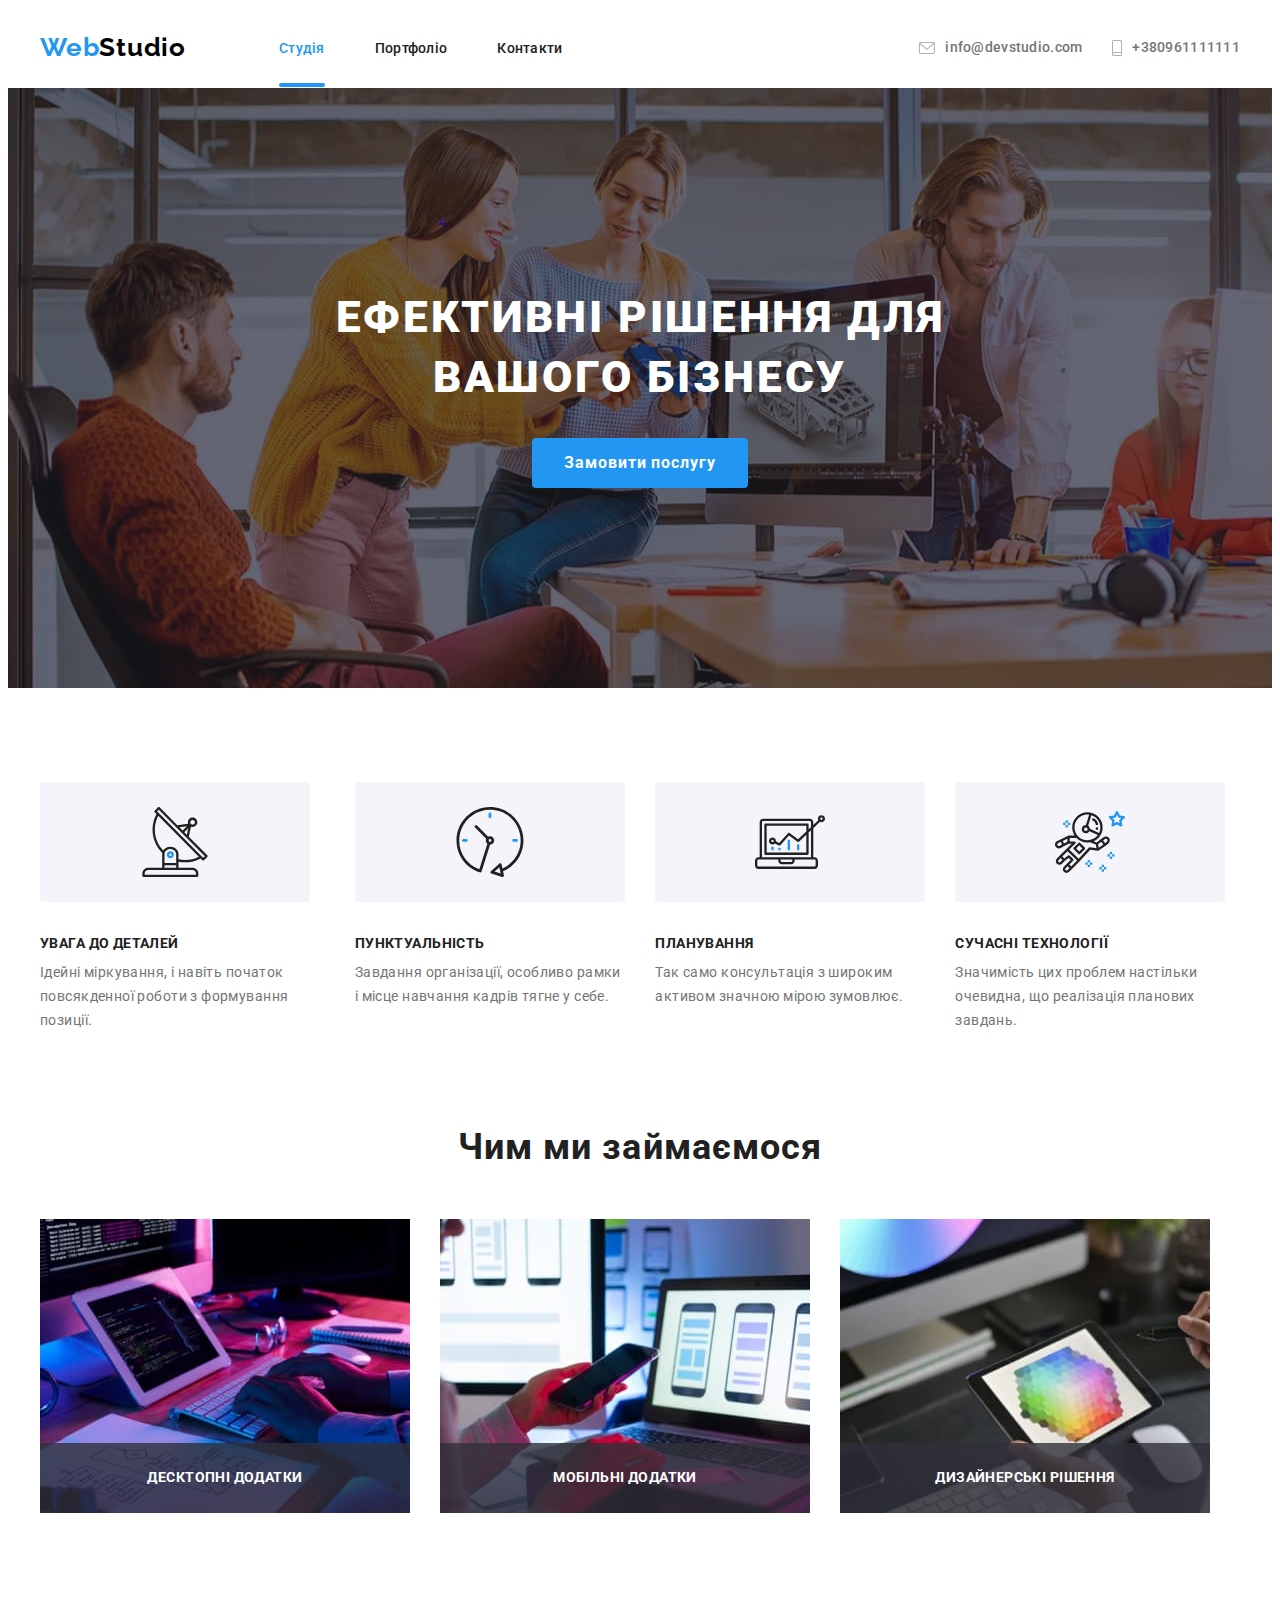
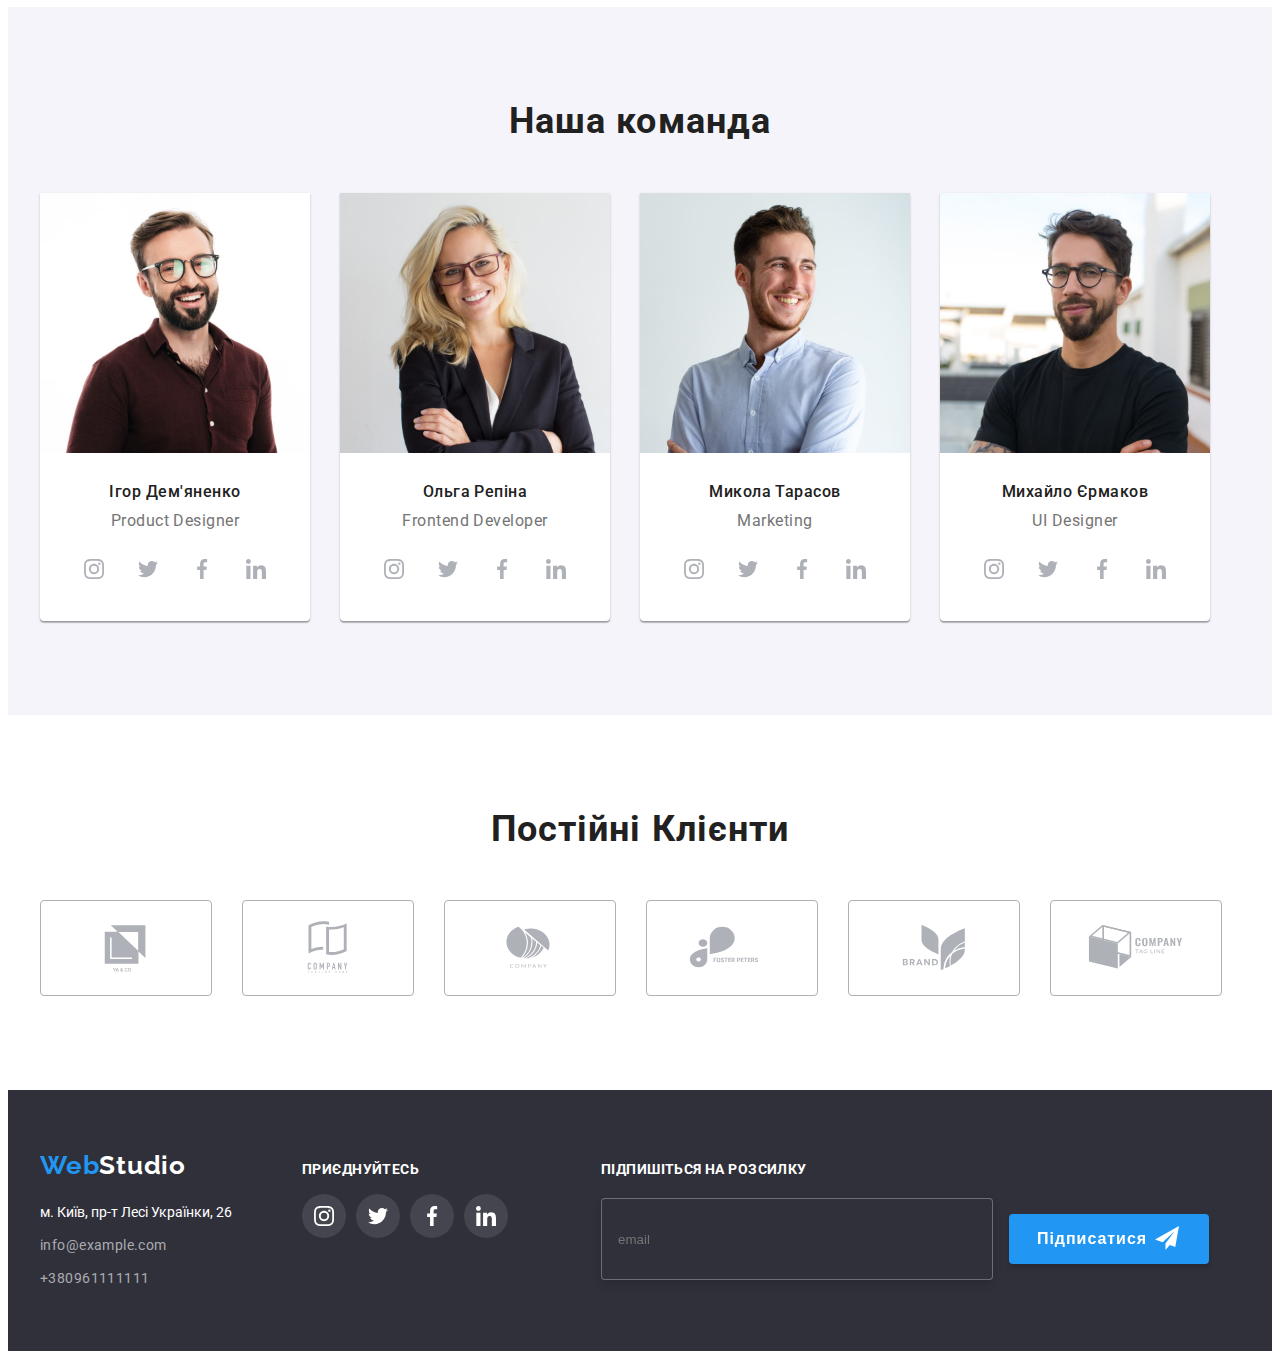
<file: index.html>
<!DOCTYPE html>
<html lang="en">
  <head>
    <meta charset="UTF-8" />
    <meta http-equiv="X-UA-Compatible" content="IE=edge" />
    <meta name="viewport" content="width=device-width, initial-scale=1.0" />
    <title>Studio</title>
    <link
      href="https://fonts.googleapis.com/css2?family=Raleway:wght@700&family=Roboto:wght@400;500;700;900&display=swap"
      rel="stylesheet"
    />
    <link
      rel="stylesheet"
      href="https://cdnjs.cloudflare.com/ajax/libs/modern-normalize/1.1.0/modern-normalize.min.css"
      integrity="sha512-wpPYUAdjBVSE4KJnH1VR1HeZfpl1ub8YT/NKx4PuQ5NmX2tKuGu6U/JRp5y+Y8XG2tV+wKQpNHVUX03MfMFn9Q=="
      crossorigin="anonymous"
      referrerpolicy="no-referrer"
    />
    <link rel="stylesheet" href="./css/styles.css" />
  </head>

  <body>
    <!-- Шапка сайта -->
    <header class="page-header">
      <div class="container header-nav">
        <nav class="main-nav">
          <a href="./index.html" class="header-logo">
            <span class="accent-logo">Web</span>Studio
          </a>
          <ul class="site-nav list">
            <li class="item"><a href="index.html" class="link current">Студія</a></li>
            <li class="item"><a href="portfolio.html" class="link">Портфоліо</a></li>
            <li class="item"><a href="" class="link">Контакти</a></li>
          </ul>
        </nav>

        <ul class="contacts-nav list">
          <li class="item">
            <a href="mailto:info@devstudio.com" class="link">
              <svg class="header-icon" width="16" height="12">
                <use href="./images/icons.svg#icon-headerletter"></use>
              </svg>
              info@devstudio.com
            </a>
          </li>
          <li class="item">
            <a href="tel:+380961111111" class="link">
              <svg class="header-icon" width="10" height="16">
                <use href="./images/icons.svg#icon-headersmartphone"></use>
              </svg>
              +380961111111
            </a>
          </li>
        </ul>
      </div>
    </header>

    <main>
      <!-- Герой -->
      <section class="hero hero-image">
        <div class="container">
          <h1 class="hero-title">Ефективні рішення для вашого бізнесу</h1>

          <button data-modal-open type="button" class="button">Замовити послугу</button>
        </div>
      </section>

      <div class="backdrop is-hidden" data-modal>
        <form>
          <div class="modal">
            <button data-modal-close type="button" class="modal-close-button">
              <svg class="button-close-icon" width="11" height="11">
                <use href="./images/icons.svg#icon-close-cross"></use>
              </svg>
            </button>

            <p class="modal-title">Залиште свої дані, ми вам передзвонимо</p>

            <div class="js-speaker-form">
              <ul class="personal-info">
                <li class="personal-info-item">
                  <label class="label" for="name">Ім'я</label>
                  <input class="modal-input" type="text" name="name" id="name" />
                  <svg class="name-input-icon">
                    <use href="./images/icons.svg#icon-input-name"></use>
                  </svg>
                </li>

                <li class="personal-info-item">
                  <label class="label" for="tel">Телефон</label>
                  <input class="modal-input" type="tel" name="tel" id="tel" />
                  <svg class="tel-input-icon">
                    <use href="./images/icons.svg#icon-input-tel"></use>
                  </svg>
                </li>

                <li class="personal-info-item">
                  <label class="label" for="mail">Пошта</label>
                  <input class="modal-input" type="email" name="mail" id="mail" />
                  <svg class="mail-input-icon">
                    <use href="./images/icons.svg#icon-input-mail"></use>
                  </svg>
                </li>
              </ul>
            </div>

            <div class="modal-textarea">
              <label class="label" for="comment">Коментар</label>
              <textarea
                class="textarea"
                name="comment"
                id="comment"
                cols="30"
                rows="10"
                placeholder="Введіть текст"
              ></textarea>
            </div>

            <div class="checkbox-box">
              <label class="checkbox-label">
                <input class="checkbox" type="checkbox" name="checkbox" />
                <svg class="checkbox-icon">
                  <use href="./images/icons.svg#icon-checkbox"></use>
                </svg>
                <span class="policy">
                  Погоджуюся з розсилкою та приймаю
                  <span class="policy-link"><a href="">Умови договору</a></span>
                </span>
              </label>
            </div>

            <div class="modal-submit-button">
              <button type="submit" class="button-form">Відправити</button>
            </div>
          </div>
        </form>
      </div>

      <section class="section features">
        <h2 class="section-title visually-hidden">Наші переваги</h2>

        <div class="container">
          <ul class="feature-list list">
            <li class="item attention">
              <h3 class="title">Увага до деталей</h3>
              <p class="text">
                Ідейні міркування, і навіть початок повсякденної роботи з формування позиції.
              </p>
            </li>
            <li class="item punctuality">
              <h3 class="title">Пунктуальність</h3>
              <p class="text">
                Завдання організації, особливо рамки і місце навчання кадрів тягне у себе.
              </p>
            </li>
            <li class="item planning">
              <h3 class="title">Планування</h3>
              <p class="text">Так само консультація з широким активом значною мірою зумовлює.</p>
            </li>
            <li class="item technologies">
              <h3 class="title">Сучасні технології</h3>
              <p class="text">
                Значимість цих проблем настільки очевидна, що реалізація планових завдань.
              </p>
            </li>
          </ul>
        </div>
      </section>

      <section class="section">
        <div class="container">
          <h2 class="section-title">Чим ми займаємося</h2>
          <ul class="work-list list">
            <li class="item information">
              <div class="work-information">
                <p class="work-description">Десктопні додатки</p>
              </div>
              <img
                src="./images/computer.jpg"
                alt="Человек работает за стационарным компьютером"
                class="work-list-computer"
                width="370"
              />
            </li>
            <li class="item information">
              <div class="work-information">
                <p class="work-description">Мобільні додатки</p>
              </div>
              <img
                src="./images/laptop.jpg"
                alt="Человек работает за ноутбуком"
                class="work-list-notebook"
                width="370"
              />
            </li>
            <li class="item information">
              <div class="work-information">
                <p class="work-description">Дизайнерські рішення</p>
              </div>
              <img
                src="./images/tablet.jpg"
                alt="Человек работает за планшетом"
                class="work-list-tablet"
                width="370"
              />
            </li>
          </ul>
        </div>
      </section>

      <section class="section team">
        <div class="container">
          <h2 class="section-title">Наша команда</h2>
          <ul class="staff-list list">
            <li class="item staff-item">
              <img
                src="./images/product-designer.jpg"
                alt="Сотрудник Игорь Демьяненко"
                width="270"
              />
              <div class="staff-info">
                <h3 class="staff-name">Ігор Дем'яненко</h3>
                <p class="text">Product Designer</p>
                <ul class="social-links">
                  <li class="social-item">
                    <a href="" class="container-social-link">
                      <svg class="social-icon">
                        <use href="./images/icons.svg#icon-instagram"></use>
                      </svg>
                    </a>
                  </li>
                  <li class="social-item">
                    <a href="" class="container-social-link">
                      <svg class="social-icon">
                        <use href="./images/icons.svg#icon-twitter"></use>
                      </svg>
                    </a>
                  </li>
                  <li class="social-item">
                    <a href="" class="container-social-link">
                      <svg class="social-icon">
                        <use href="./images/icons.svg#icon-facebook"></use>
                      </svg>
                    </a>
                  </li>
                  <li class="social-item">
                    <a href="" class="container-social-link">
                      <svg class="social-icon">
                        <use href="./images/icons.svg#icon-linkedin"></use>
                      </svg>
                    </a>
                  </li>
                </ul>
              </div>
            </li>
            <li class="item staff-item">
              <img src="./images/frontend-developer.jpg" alt="Сотрудник Ольга Репина" width="270" />
              <div class="staff-info">
                <h3 class="staff-name">Ольга Репіна</h3>
                <p class="text">Frontend Developer</p>
                <ul class="social-links">
                  <li class="social-item">
                    <a href="" class="container-social-link">
                      <svg class="social-icon">
                        <use href="./images/icons.svg#icon-instagram"></use>
                      </svg>
                    </a>
                  </li>
                  <li class="social-item">
                    <a href="" class="container-social-link">
                      <svg class="social-icon">
                        <use href="./images/icons.svg#icon-twitter"></use>
                      </svg>
                    </a>
                  </li>
                  <li class="social-item">
                    <a href="" class="container-social-link">
                      <svg class="social-icon">
                        <use href="./images/icons.svg#icon-facebook"></use>
                      </svg>
                    </a>
                  </li>
                  <li class="social-item">
                    <a href="" class="container-social-link">
                      <svg class="social-icon">
                        <use href="./images/icons.svg#icon-linkedin"></use>
                      </svg>
                    </a>
                  </li>
                </ul>
              </div>
            </li>
            <li class="item staff-item">
              <img
                src="./images/marketing-specialist.jpg"
                alt="Сотрудник Николай Тарасов"
                width="270"
              />
              <div class="staff-info">
                <h3 class="staff-name">Микола Тарасов</h3>
                <p class="text">Marketing</p>
                <ul class="social-links">
                  <li class="social-item">
                    <a href="" class="container-social-link">
                      <svg class="social-icon">
                        <use href="./images/icons.svg#icon-instagram"></use>
                      </svg>
                    </a>
                  </li>
                  <li class="social-item">
                    <a href="" class="container-social-link">
                      <svg class="social-icon">
                        <use href="./images/icons.svg#icon-twitter"></use>
                      </svg>
                    </a>
                  </li>
                  <li class="social-item">
                    <a href="" class="container-social-link">
                      <svg class="social-icon">
                        <use href="./images/icons.svg#icon-facebook"></use>
                      </svg>
                    </a>
                  </li>
                  <li class="social-item">
                    <a href="" class="container-social-link">
                      <svg class="social-icon">
                        <use href="./images/icons.svg#icon-linkedin"></use>
                      </svg>
                    </a>
                  </li>
                </ul>
              </div>
            </li>
            <li class="item staff-item">
              <img src="./images/ui-designer.jpg" alt="Сотрудник Михаил Ермаков" width="270" />
              <div class="staff-info">
                <h3 class="staff-name">Михайло Єрмаков</h3>
                <p class="text">UI Designer</p>
                <ul class="social-links">
                  <li class="social-item">
                    <a href="" class="container-social-link">
                      <svg class="social-icon">
                        <use href="./images/icons.svg#icon-instagram"></use>
                      </svg>
                    </a>
                  </li>
                  <li class="social-item">
                    <a href="" class="container-social-link">
                      <svg class="social-icon">
                        <use href="./images/icons.svg#icon-twitter"></use>
                      </svg>
                    </a>
                  </li>
                  <li class="social-item">
                    <a href="" class="container-social-link">
                      <svg class="social-icon">
                        <use href="./images/icons.svg#icon-facebook"></use>
                      </svg>
                    </a>
                  </li>
                  <li class="social-item">
                    <a href="" class="container-social-link">
                      <svg class="social-icon">
                        <use href="./images/icons.svg#icon-linkedin"></use>
                      </svg>
                    </a>
                  </li>
                </ul>
              </div>
            </li>
          </ul>
        </div>
      </section>

      <section class="section">
        <div class="container">
          <h2 class="section-title">Постійні Клієнти</h2>

          <ul class="clients list">
            <li class="clients-item">
              <a href="" class="clients-link">
                <svg class="clients-icon">
                  <use href="./images/icons.svg#icon-client-one"></use>
                </svg>
              </a>
            </li>

            <li class="clients-item">
              <a href="" class="clients-link">
                <svg class="clients-icon">
                  <use href="./images/icons.svg#icon-client-two"></use>
                </svg>
              </a>
            </li>

            <li class="clients-item">
              <a href="" class="clients-link">
                <svg class="clients-icon">
                  <use href="./images/icons.svg#icon-client-three"></use>
                </svg>
              </a>
            </li>

            <li class="clients-item">
              <a href="" class="clients-link">
                <svg class="clients-icon">
                  <use href="./images/icons.svg#icon-client-four"></use>
                </svg>
              </a>
            </li>

            <li class="clients-item">
              <a href="" class="clients-link">
                <svg class="clients-icon">
                  <use href="./images/icons.svg#icon-client-five"></use>
                </svg>
              </a>
            </li>

            <li class="clients-item">
              <a href="" class="clients-link">
                <svg class="clients-icon">
                  <use href="./images/icons.svg#icon-client-six"></use>
                </svg>
              </a>
            </li>
          </ul>
        </div>
      </section>
    </main>

    <footer class="page-footer">
      <div class="container footer-container">
        <div class="main-footer-info">
          <a href="./index.html" class="footer-logo">
            <span class="accent-logo">Web</span>Studio
          </a>
          <address class="address">
            <ul class="footer-nav list">
              <li class="map">
                <a
                  href="https://www.google.com/maps/place/%D0%B1%D1%83%D0%BB.+%D0%9B%D0%B5%D1%81%D0%B8+%D0%A3%D0%BA%D1%80%D0%B0%D0%B8%D0%BD%D0%BA%D0%B8,+26,+%D0%9A%D0%B8%D0%B5%D0%B2,+02000/@50.4265807,30.5383858,17z/data=!3m1!4b1!4m5!3m4!1s0x40d4cf0e033ecbe9:0x57a4dffefec77da0!8m2!3d50.4265807!4d30.5383858"
                  target="_blank"
                  rel="noopener noreferrer"
                  class="map-link"
                  >м. Київ, пр-т Лесі Українки, 26</a
                >
              </li>
              <li class="email">
                <a href="mailto:info@example.com" class="email-link">info@example.com</a>
              </li>
              <li class="phone">
                <a href="tel:+380961111111" class="phone-link">+380961111111</a>
              </li>
            </ul>
          </address>
        </div>
        <div class="link-footer-info">
          <p class="join">Приєднуйтесь</p>
          <ul class="social-links">
            <li class="footer-social-item">
              <a href="" class="container-social-link">
                <svg class="footer-social-icon">
                  <use href="./images/icons.svg#icon-instagram"></use>
                </svg>
              </a>
            </li>
            <li class="footer-social-item">
              <a href="" class="container-social-link">
                <svg class="footer-social-icon">
                  <use href="./images/icons.svg#icon-twitter"></use>
                </svg>
              </a>
            </li>
            <li class="footer-social-item">
              <a href="" class="container-social-link">
                <svg class="footer-social-icon">
                  <use href="./images/icons.svg#icon-facebook"></use>
                </svg>
              </a>
            </li>
            <li class="footer-social-item">
              <a href="" class="container-social-link">
                <svg class="footer-social-icon">
                  <use href="./images/icons.svg#icon-linkedin"></use>
                </svg>
              </a>
            </li>
          </ul>
        </div>

        <div class="footer-subscribe">
          <p class="footer-subscribe-title">Підпишіться на розсилку</p>
          <div class="footer-subscribe-box">
            <form class="footer-subscribe-form">
              <input type="text" name="email" class="input-area" placeholder="email" />
              <button type="submit" class="footer-button">
                <span class="footer-button-title">Підписатися</span>
                <svg class="experiment">
                  <use href="./images/icons.svg#icon-icon-send"></use>
                </svg>
              </button>
            </form>
          </div>
        </div>
      </div>
    </footer>

    <script src="./js/modal.js"></script>
  </body>
</html>
</file>
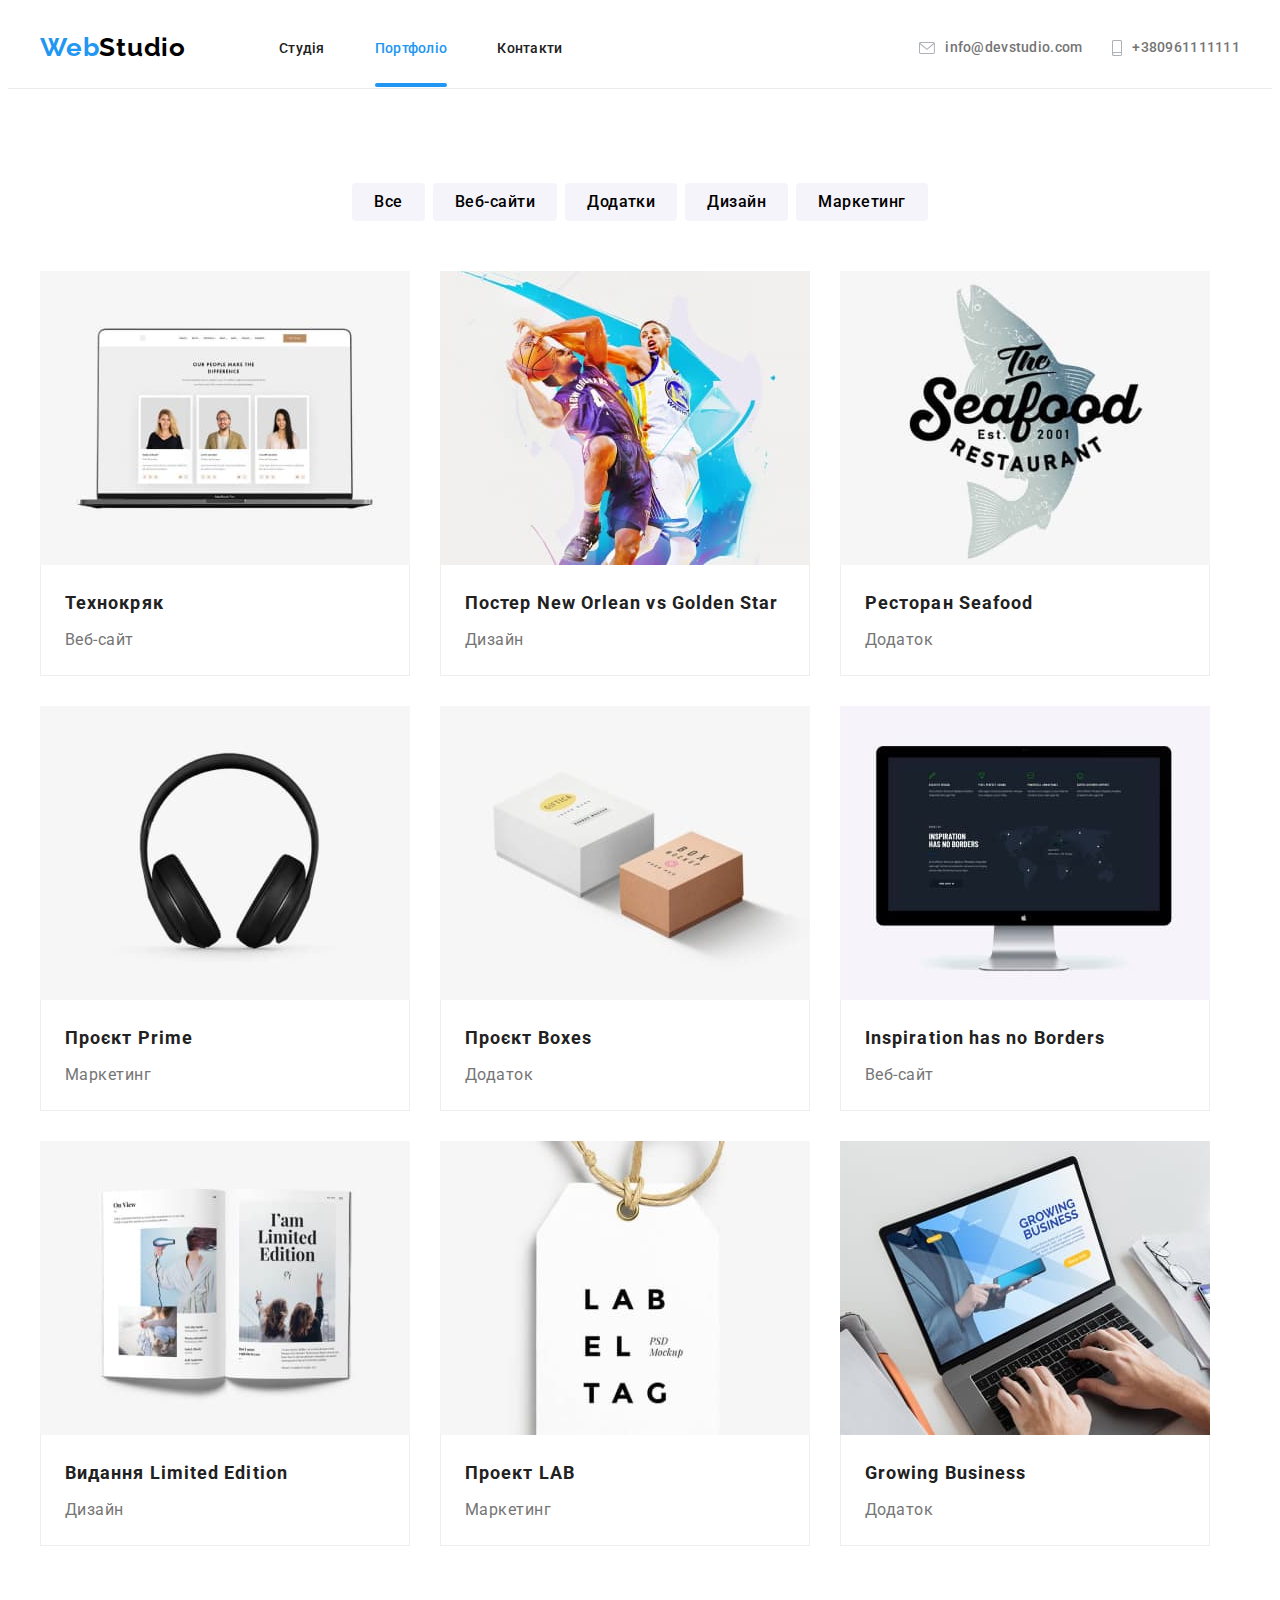
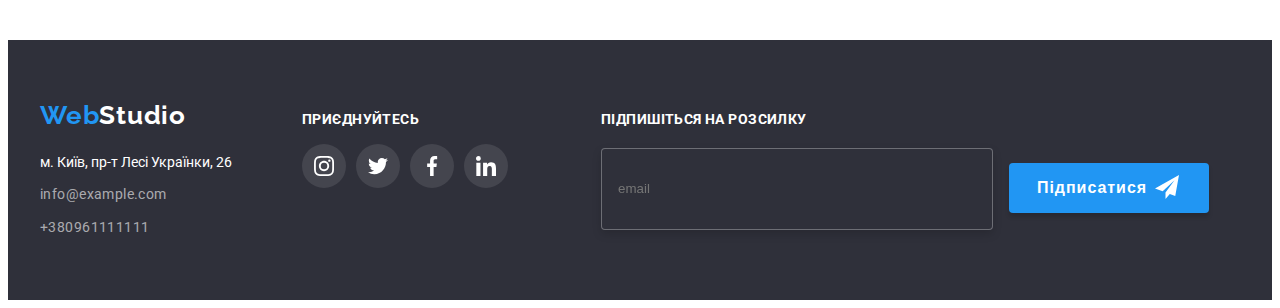
<file: portfolio.html>
<!DOCTYPE html>
<html lang="en">
  <head>
    <meta charset="UTF-8" />
    <meta http-equiv="X-UA-Compatible" content="IE=edge" />
    <meta name="viewport" content="width=device-width, initial-scale=1.0" />
    <title>Portfolio</title>
    <link
      href="https://fonts.googleapis.com/css2?family=Raleway:wght@700&family=Roboto:wght@400;500;700;900&display=swap"
      rel="stylesheet"
    />
    <link
      rel="stylesheet"
      href="https://cdnjs.cloudflare.com/ajax/libs/modern-normalize/1.1.0/modern-normalize.min.css"
      integrity="sha512-wpPYUAdjBVSE4KJnH1VR1HeZfpl1ub8YT/NKx4PuQ5NmX2tKuGu6U/JRp5y+Y8XG2tV+wKQpNHVUX03MfMFn9Q=="
      crossorigin="anonymous"
      referrerpolicy="no-referrer"
    />
    <link rel="stylesheet" href="./css/styles.css" />
  </head>
  <body>
    <!--Тут у нас Хедер-->
    <!-- Шапка сайта -->
    <header class="page-header portfolio">
      <div class="container header-nav">
        <nav class="main-nav">
          <a href="./index.html" class="header-logo">
            <span class="accent-logo">Web</span>Studio
          </a>
          <ul class="site-nav list">
            <li class="item"><a href="index.html" class="link">Студія</a></li>
            <li class="item"><a href="portfolio.html" class="link current">Портфоліо
            </a></li>
            <li class="item"><a href="" class="link">Контакти</a></li>
          </ul>
          
        </nav>

        <ul class="contacts-nav list">
          <li class="item">
            <a href="mailto:info@devstudio.com" class="link">
              <svg class="header-icon" width="16" height="12">
                <use href="./images/icons.svg#icon-headerletter"></use>
              </svg>
              info@devstudio.com
            </a>
          </li>
          <li class="item">
            <a href="tel:+380961111111" class="link">
              <svg class="header-icon" width="10" height="16">
                <use href="./images/icons.svg#icon-headersmartphone"></use>
              </svg>
              +380961111111
            </a>
          </li>
        </ul>
      </div>
      
    </header>

    <!--Основное, уникальное содержание-->

    <main>
      <!-- Заголовка в макете нет, но он подразумевается.
        в HTML обозначим, а в css уберем позже, чтобы 
        на готовом сайте не отображался пользователю.
    -->

      <section class="section">
        <div class="container">
          <!--<h1 class="portfolio">Портфоліо</h1>-->

          <!--Секция с портфолио-->

          <!--Список фильтров-->

          <ul class="filter-list list">
            <li class="item">
              <div class="filter-item">
                <button type="button" class="button-filter">Все</button>
              </div>
            </li>

            <li class="item">
              <div class="filter-item">
                <button type="button" class="button-filter">Веб-сайти</button>
              </div>
            </li>

            <li class="item">
              <div class="filter-item">
                <button type="button" class="button-filter">Додатки</button>
              </div>
            </li>

            <li class="item">
              <div class="filter-item">
                <button type="button" class="button-filter">Дизайн</button>
              </div>
            </li>

            <li class="item">
              <div class="filter-item">
                <button type="button" class="button-filter">Маркетинг</button>
              </div>
            </li>
          </ul>

          <!--Список с примерами работ в портфолио-->

          <ul class="project-list list">
            <li class="item project">
               <a href="" class="project-item">
                <div class="project-actions-box">
                <div class="media-content-package">
                  <p class="project-actions-text">Ресурс пропонує комплексні пропозиції з різним рівнем функціоналу та сервісів. Все це дозволить відвідувачу отримати вичерпні відомості про компанію чи приватну особу.</p>

                <img
                  src="./images/first-image.jpg"
                  alt="ноутбук с изображениями на экране"
                  width="370"
                />
                
                </div>
                
                <div class="project-info">
                  <h2 class="project-title">Технокряк</h2>
                  <p class="project-text">Веб-сайт</p>
                </div>
              </div>
               </a>
              
              
          </li>

            <li class="item project">
              <a href="" class="project-item">
              <div class="project-actions-box">
                <div class="media-content-package">
                  <p class="project-actions-text">Ресурс пропонує комплексні пропозиції з різним рівнем функціоналу та сервісів. Все це дозволить відвідувачу отримати вичерпні відомості про компанію чи приватну особу.</p>

                  <img src="./images/second-image.jpg" alt="баскетбол" width="370" />

              </div>

                <div class="project-info">
                  <h2 class="project-title">Постер New Orlean vs Golden Star</h2>
                  <p class="project-text">Дизайн</p>
                </div>
                </div>
              </a>
              
            </li>

            <li class="item project">
              <a href="" class="project-item">
              <div class="project-actions-box">
                <div class="media-content-package">
                  <p class="project-actions-text">Ресурс пропонує комплексні пропозиції з різним рівнем функціоналу та сервісів. Все це дозволить відвідувачу отримати вичерпні відомості про компанію чи приватну особу.</p>

                <img src="./images/third-image.jpg" alt="логотив ресторана" width="370" />

              </div>

                <div class="project-info">
                  <h2 class="project-title">Ресторан Seafood</h2>
                  <p class="project-text">Додаток</p>
                </div>
                </div>
              </a>
              
            </li>

            <li class="item project">
              <a href="" class="project-item">
              <div class="project-actions-box">
                <div class="media-content-package">
                  <p class="project-actions-text">Ресурс пропонує комплексні пропозиції з різним рівнем функціоналу та сервісів. Все це дозволить відвідувачу отримати вичерпні відомості про компанію чи приватну особу.</p>
                <img src="./images/fourth-image.jpg" alt="наушники" width="370" />
              </div>
                <div class="project-info">
                  <h2 class="project-title">Проєкт Prime</h2>
                  <p class="project-text">Маркетинг</p>
                </div>
                </div>
              </a>
            </li>

            <li class="item project">
              <a href="" class="project-item">
              <div class="project-actions-box">
                <div class="media-content-package">
                  <p class="project-actions-text">Ресурс пропонує комплексні пропозиції з різним рівнем функціоналу та сервісів. Все це дозволить відвідувачу отримати вичерпні відомості про компанію чи приватну особу.</p>
                <img src="./images/fifth-image.jpg" alt="две коробки" width="370" />
              </div> 
                <div class="project-info">
                  <h2 class="project-title">Проєкт Boxes</h2>
                  <p class="project-text">Додаток</p>
                </div>
                </div>
              </a>
            </li>

            <li class="item project">
              <a href="" class="project-item">
              <div class="project-actions-box">
                <div class="media-content-package">
                  <p class="project-actions-text">Ресурс пропонує комплексні пропозиції з різним рівнем функціоналу та сервісів. Все це дозволить відвідувачу отримати вичерпні відомості про компанію чи приватну особу.</p>
                <img src="./images/sixth-image.jpg" alt="экран компьютера" width="370" />
              </div>
                <div class="project-info">
                  <h2 class="project-title">Inspiration has no Borders</h2>
                  <p class="project-text">Веб-сайт</p>
                </div>
                </div>
              </a>
            </li>

            <li class="item project">
              <a href="" class="project-item">
              <div class="project-actions-box">
                <div class="media-content-package">
                  <p class="project-actions-text">Ресурс пропонує комплексні пропозиції з різним рівнем функціоналу та сервісів. Все це дозволить відвідувачу отримати вичерпні відомості про компанію чи приватну особу.</p>
                <img
                  src="./images/seventh-image.jpg"
                  alt="раскрытый журнал с изображениями и текстом"
                  width="370"
                />
              </div>
                <div class="project-info">
                  <h2 class="project-title">Видання Limited Edition</h2>
                  <p class="project-text">Дизайн</p>
                </div>
                </div>
              </a>
            </li>

            <li class="item project">
              <a href="" class="project-item">

              <div class="project-actions-box">
                <div class="media-content-package">
                  <p class="project-actions-text">Ресурс пропонує комплексні пропозиції з різним рівнем функціоналу та сервісів. Все це дозволить відвідувачу отримати вичерпні відомості про компанію чи приватну особу.</p>
                <img
                  src="./images/eighth-image.jpg"
                  alt="логотип в виде бирки с названием проекта"
                  width="370"
                />
              </div>
                <div class="project-info">
                  <h2 class="project-title">Проект LAB</h2>
                  <p class="project-text">Маркетинг</p>
                </div>
                </div>
              </a>
            </li>

            <li class="item project">
              <a href="" class="project-item">
                
              <div class="project-actions-box">
                <div class="media-content-package">
                  <p class="project-actions-text">Ресурс пропонує комплексні пропозиції з різним рівнем функціоналу та сервісів. Все це дозволить відвідувачу отримати вичерпні відомості про компанію чи приватну особу.</p>
                  <img
                  src="./images/ninth-image.jpg"
                  alt="работа за ноутбуком крупным планом"
                  width="370"
                  />
                </div>
                  <div class="project-info">
                  <h2 class="project-title">Growing Business</h2>
                  <p class="project-text">Додаток</p>
                  </div>
              </div>
              </a>
            </li>
          </ul>
        </div>
      </section>
    </main>

    <!--Футер-->

    <footer class="page-footer">
      <div class="container footer-container">
        <div class="main-footer-info">
          <a href="./index.html" class="footer-logo">
            <span class="accent-logo">Web</span>Studio
          </a>
          <address class="address">
            <ul class="footer-nav list">
              <li class="map">
                <a
                  href="https://www.google.com/maps/place/%D0%B1%D1%83%D0%BB.+%D0%9B%D0%B5%D1%81%D0%B8+%D0%A3%D0%BA%D1%80%D0%B0%D0%B8%D0%BD%D0%BA%D0%B8,+26,+%D0%9A%D0%B8%D0%B5%D0%B2,+02000/@50.4265807,30.5383858,17z/data=!3m1!4b1!4m5!3m4!1s0x40d4cf0e033ecbe9:0x57a4dffefec77da0!8m2!3d50.4265807!4d30.5383858"
                  target="_blank"
                  rel="noopener noreferrer"
                  class="map-link"
                  >м. Київ, пр-т Лесі Українки, 26</a
                >
              </li>
              <li class="email">
                <a href="mailto:info@example.com" class="email-link">info@example.com</a>
              </li>
              <li class="phone">
                <a href="tel:+380961111111" class="phone-link">+380961111111</a>
              </li>
            </ul>
          </address>
        </div>
        <div class="link-footer-info">
          <p class="join">Приєднуйтесь</p>
          <ul class="social-links">
            <li class="footer-social-item">
              <a href="" class="container-social-link">
                <svg class="footer-social-icon">
                  <use href="./images/icons.svg#icon-instagram"></use>
                </svg>
              </a>
            </li>
            <li class="footer-social-item">
              <a href="" class="container-social-link">
                <svg class="footer-social-icon">
                  <use href="./images/icons.svg#icon-twitter"></use>
                </svg>
              </a>
            </li>
            <li class="footer-social-item">
              <a href="" class="container-social-link">
                <svg class="footer-social-icon">
                  <use href="./images/icons.svg#icon-facebook"></use>
                </svg>
              </a>
            </li>
            <li class="footer-social-item">
              <a href="" class="container-social-link">
                <svg class="footer-social-icon">
                  <use href="./images/icons.svg#icon-linkedin"></use>
                </svg>
              </a>
            </li>
          </ul>
        </div>
        <div class="footer-subscribe">
          <p class="footer-subscribe-title">Підпишіться на розсилку</p>
          <div class="footer-subscribe-box">
            <form class="footer-subscribe-form">
              <input type="text" name="email" class="input-area" placeholder="email" />
              <button type="submit" class="footer-button">
                <span class="footer-button-title">Підписатися</span>
                <svg class="experiment">
                  <use href="./images/icons.svg#icon-icon-send"></use>
                </svg>
              </button>
            </form>
          </div>
        </div>
      </div>
    </footer>
  </body>
</html>
</file>
<file: css/styles.css>
/* Цвет основного текста #212121 */

/* Цвет второстепенного текста  #757575; */

/* шрифт лого Raleway. цвета лого #2196F3 и #000000 */

/* акцент #2196F3 */


:root {
    --primary-text-color: #757575;
    --title-text-color: #212121;
    --accent-color: #2196F3;
    --primary-bg-color: #ffffff;
    --secondary-bg-color: #2F303A;
    --white-text: #ffffff;
    --button-filters-bg: #F5F4FA;
    --footer-contacts-color: rgba(255, 255, 255, 0.6);
    --hero-background-color: #C4C4C4;
    --footer-social-bg: rgba(255, 255, 255, 0.1);
    --icon-gray-color: #AFB1B8;


}

body {
    font-family: Roboto, sans-serif;
    background-color: var(--primary-bg-color);
    color: var(--primary-text-color);
}

body p {
    color: var(--primary-text-color);
}


.list {
    padding: 0;
    margin: 0;
    list-style: none;
}


h1, h2, h3, h4, h5, h6, p {
    margin: 0;
    padding: 0;
}

.header {
    background-color: var(--primary-bg-color);
   
    
    
}


img {
    display: block;
}



.container {
    /* position: relative; */
    width: 1200px;
    margin-left: auto;
    margin-right: auto;
    padding-left: 15px;
    padding-right: 15px;
   
    /* outline: 3px solid tomato; */
}

.header-nav {
    display: flex;
    align-items: center;
}

/* Logo */

.header-logo {
    padding-top: 24px;
    padding-bottom: 25px;

    
    color: #000;
    font-family: 'Raleway';
    font-weight: 700;
    font-size: 26px;
    line-height: 1.19;
        
    letter-spacing: 0.03em;
    /* margin-top: 24px; */
    margin-right: 93px;
    /* margin-left: 215px; */
  
}
.accent-logo {
    color: var(--accent-color);
}

.page-header a {
    text-decoration: none;
    background-color: var(--primary-bg-color);
}

.page-header.portfolio {
    border-bottom: 1px solid #ECECEC;
    
    
}


/* .page-header.portfolio .header-nav {
    position: relative;
} */

.current-pointer {
    position: absolute;
    bottom: 0;
    width: 78px;
    height: 4px;
    border-radius: 4px;
    background-color: var(--accent-color);
}










/* Site nav */

.main-nav {
    display: flex;
    align-items: center;
}

.contacts-nav {
    display: flex;
    margin-left: auto;
}


.site-nav {
    display: flex;
    
}



.site-nav .item + .item {
    margin-left: 50px;
}

.site-nav .link {
    padding-top: 31px;
    padding-bottom: 31px;
    color: var(--title-text-color);
    font-weight: 500;
    font-size: 14px;
    line-height: 1.14;
    letter-spacing: 0.02em;
    
    transition: color 250ms cubic-bezier(0.4, 0, 0.2, 1);

}
.site-nav .link:hover,
.site-nav .link:focus {
    color: var(--accent-color);
}

.site-nav .link.current {
    color: var(--accent-color);

}

.page-header .link.current {
    color: var(--accent-color);
}

.site-nav li,
.contacts-nav li {
    list-style: none;


}

.link.current {
    position: relative;
    
    
}

.link.current::after {
    position: absolute;
    display: block;
    width: 100%;
    height: 4px;
    border-radius: 4px;
    display: flex;
    bottom: 0;
    
    


    background-color: var(--accent-color);
    content: "";
    bottom: 0;
    right: 0;
    


}






/* Contacts nav */



.header-icon {
    margin-right: 10px;
    fill: var(--icon-gray-color);
}

.contacts-nav {
    
    
}



.contacts-nav .item + .item {
    margin-left: 30px;
}


.contacts-nav .link {
    display: flex;
    align-items: center;
    
    font-weight: 500;
    font-size: 14px;
    line-height: 1.14;
    letter-spacing: 0.02em;
    color: var(--primary-text-color);

    transition: color 250ms cubic-bezier(0.4, 0, 0.2, 1);

}

.contacts-nav .link:hover,
.contacts-nav .link:focus {
    color: var(--accent-color);
}



.contacts-nav .link:hover .header-icon, 
.contacts-nav .link:focus .header-icon {
    fill: var(--accent-color);
}

/* Hero */

.visually-hidden {
    position: absolute;
    white-space: nowrap;
    width: 1px;
    height: 1px;
    overflow: hidden;
    border: 0;
    padding: 0;
    clip: rect(0 0 0 0);
    clip-path: inset(50%);
    margin: -1px;

}

.hero {
    /* background-color: var(--secondary-bg-color); */
    text-align: center;
    /* margin-bottom: 94px; */
    padding-top: 200px;
    padding-bottom: 200px;
    
    
}

.hero-title {
    margin-top: 0;
    margin-bottom: 30px;
    margin-left: auto;
    margin-right: auto;

    color: var(--white-text);
    font-weight: 900;
    font-size: 44px;
    line-height: 1.36;
        
    letter-spacing: 0.06em;
    text-transform: uppercase;
    /* padding-top: 200px; */
    max-width: 696px;
    
    
    


   
}

.hero.hero-image {
    background-color: var(--hero-background-color);

    background-image: linear-gradient(to right, rgba(47, 48, 58, 0.4), rgba(47, 48, 58, 0.4)), url('../images/herojpeg.jpg');
    background-repeat: no-repeat;
    background-size: cover;
    max-width: 1600px;
    margin: 0 auto;
}

.title {
    margin-bottom: 10px;
}

.text {
    margin: 0;
}



/* Button */

.button {
    
    border: none;
    display: inline-block;
    border-radius: 4px;
    padding: 10px 32px;
    cursor: pointer;
    color: var(--white-text);
    background-color: var(--accent-color);
    font-family: inherit;
    font-weight: 700;
    font-size: 16px;
    line-height: 1.87;
    
    letter-spacing: 0.06em;
    min-width: 216px;
    text-align: center;
    
    
    
   
}


.button-filter {
    cursor: pointer;
    background-color: var(--button-filters-bg);
    font-family: inherit;
    font-weight: 500;
    font-size: 16px;
    line-height: 1.62;
        
    text-align: center;
    letter-spacing: 0.03em;
    border: 0;
    border-radius: 4px;
    padding: 6px 22px;

    transition: color 250ms cubic-bezier(0.4, 0, 0.2, 1), background-color 250ms cubic-bezier(0.4, 0, 0.2, 1);
}

.button-filter:hover,
.button-filter:focus {
    box-shadow: 0px 3px 1px rgba(0, 0, 0, 0.1), 0px 1px 2px rgba(0, 0, 0, 0.08), 0px 2px 2px rgba(0, 0, 0, 0.12);
    background-color: var(--accent-color);
    color: var(--white-text);
    
}

.portfolio {
    color: var(--title-text-color);
}

/* Section */

.section-title {
    color: var(--title-text-color);
    font-weight: 700;
    font-size: 36px;
    line-height: 1.16;
   
    letter-spacing: 0.03em;
    margin-top: 0;
    margin-bottom: 50px;
    text-align: center;
}

.section {
    padding-top: 94px;
    padding-bottom: 94px;
}

.section.team {
    margin-bottom: 0;
}


 

/* Features */

.feature-list .title {
    margin-bottom: 10px;
    margin-top: 0;
    color: var(--title-text-color);
    font-weight: 700;
    font-size: 14px;
    line-height: 1.14;
    letter-spacing: 0.03em;
    text-transform: uppercase;
}





.feature-list .text {
    
    font-size: 14px;
    line-height: 1.71;
       
    letter-spacing: 0.03em;
}

.feature-list li {
    list-style: none;
}

.feature-list .item + .item {
    margin-left: 30px;
}

.section.features {
    padding-bottom: 0;
}


.feature-list .item.attention::before {
    display: inline-flex;
    content: '';
    background-repeat: no-repeat;
    background-size: 70px 70px;
    background-position: center;
    width: 270px;
    height: 120px;
    border-radius: 4px;
    
    background-color: var(--button-filters-bg);
    background-image: url('../images/antenna.svg');
    
}

.feature-list .item.punctuality::before {
    display: inline-flex;
    content: '';
    background-repeat: no-repeat;
    background-size: 70px 70px;
    background-position: center;
    width: 270px;
    height: 120px;
    border-radius: 4px;

    background-color: var(--button-filters-bg);
    background-image: url('../images/clock.svg');

}

.feature-list .item.planning::before {
    display: inline-flex;
    content: '';
    background-repeat: no-repeat;
    background-size: 70px 70px;
    background-position: center;
    width: 270px;
    height: 120px;
    border-radius: 4px;

    background-color: var(--button-filters-bg);
    background-image: url('../images/diagram.svg');

}

.feature-list .item.technologies::before {
    display: inline-flex;
    content: '';
    background-repeat: no-repeat;
    background-size: 70px 70px;
    background-position: center;
    width: 270px;
    height: 120px;
    border-radius: 4px;

    background-color: var(--button-filters-bg);
    background-image: url('../images/astronaut.svg');

}

.feature-list .title {
    margin-top: 30px;
}








/* Work List */

.work-information {
    position: absolute;
    bottom: 0;
    display: flex;
    width: 370px;
    height: 70px;
    background-color: rgba(47, 48, 58, 0.8);
    justify-content: center;
    align-items: center;
}

.item.information {
    position: relative;
    z-index: -1;
}


.work-description {
    font-style: normal;
    font-weight: 700;
    font-size: 14px;
    line-height: 1.14;
    letter-spacing: 0.03em;
    text-transform: uppercase;
    color: var(--white-text);
    

}

.work-list li {
    list-style: none;
}

.feature-list {
    display: flex;
    
}

.work-list {
    display: flex;
    
}

.work-list .item + .item {
    margin-left: 30px;
}




/* Staff List */

.team {
    background-color: var(--button-filters-bg);
    padding-bottom: 94px;
    padding-top: 94px;
}

.staff-list li {
    list-style: none;
}

.staff-name {
    color: var(--title-text-color);
    font-weight: 500;
    font-size: 16px;
    line-height: 1.18;
        
    letter-spacing: 0.03em;
    margin-bottom: 10px; 
    /* margin-top: 30px;  */
}

.staff-list .text {
    font-size: 16px;
    line-height: 1.18;
        
    letter-spacing: 0.03em;

    margin-bottom: 16px;
}

.staff-list {
    display: flex;
}

.staff-list .item + .item {
    margin-left: 30px;
}

.staff-item {
    background-color: var(--primary-bg-color);
    width: 270px;
    /* height: 368px; */
    box-shadow: 0px 1px 3px rgba(0, 0, 0, 0.12), 0px 1px 1px rgba(0, 0, 0, 0.14), 0px 2px 1px rgba(0, 0, 0, 0.2);
    border-radius: 0px 0px 4px 4px;
    text-align: center;
}

.staff-item .text {
    /* padding-bottom: 30px; */
}

.staff-info {
    padding-top: 30px;
    padding-bottom: 30px;

}

.social-links {
    display: flex;
    justify-content: center;
    list-style: none;
    padding: 0;
    
}
.social-icon {
    width: 20px;
    height: 20px;
    fill: var(--icon-gray-color);

    


}

.social-links .social-item {
    width: 44px;
    height: 44px;
    /* background-color: var(--white-text); */
    border-radius: 50%;
    
}

.social-links .social-item + .social-item {
    margin-left: 10px;
}



    


.container-social-link:hover .social-icon,
.container-social-link:focus .social-icon {
    fill: #ffffff;
} 

.social-item .container-social-link:hover,
.social-item .container-social-link:focus
{
    background-color: var(--accent-color);
    
}









/* .footer-social-item:focus .container-social-link {

    background-color: var(--accent-color);

     */
   





.clients.list {
    display: flex;
}

.clients-link {
    display: flex;
    
    justify-content: center;
    align-items: center;


    width: 170px;
    height: 94px;
    border: 1px solid var(--icon-gray-color);
    border-radius: 4px;
    color: var(--icon-gray-color);

    transition: color 250ms cubic-bezier(0.4, 0, 0.2, 1);


}

.clients-icon {

    width: 106px;
    height: 60px;
    fill: currentColor;
    
}

.clients-item:hover .clients-link {
    border-color: var(--accent-color);
    color: var(--accent-color);
}


.clients-link:focus {
        border-color: var(--accent-color);
            color: var(--accent-color);
}


.clients-item + .clients-item {
    margin-left: 30px;
}








/* Footer */



.link-footer-info {
    padding-top: 12px;
    margin-left: 70px;
   
    
    
}

.join {
    font-style: normal;
    font-weight: 700;
    font-size: 14px;
    line-height: 1.14;
    letter-spacing: 0.03em;
    text-transform: uppercase;

    color: var(--white-text);
}

/* .social-links .footer-social-item {
    display: flex;
    
    
    

} */

.container-social-link {
    display: flex;
    justify-content: center;
    align-items: center;
    width: 44px;
    height: 44px;
    background-color: var(--footer-social-bg);
    border-radius: 50%;
    color: var(--white-text);

    transition: background-color 250ms cubic-bezier(0.4, 0, 0.2, 1);transition: 250ms cubic-bezier(0.4, 0, 0.2, 1);


    

    
     
}

.footer-social-item:hover .container-social-link
 {

    background-color: var(--accent-color);
}

.footer-social-item .container-social-link:focus {
    background-color: var(--accent-color);
}


.footer-social-icon {
    
    width: 20px;
    height: 20px;
    fill: currentColor;

    transition: background-color 250ms cubic-bezier(0.4, 0, 0.2, 1);
    
    

    
    
}



.email .email-link:focus,
.email .email-link:hover {
    color: var(--accent-color);
}

.phone .phone-link:focus, 
.phone .phone-link:hover {
    color: var(--accent-color);
}




.page-footer .footer-container {
    display: flex;
}


.social-links .footer-social-item + .footer-social-item {
    margin-left: 10px;
}


.footer-logo {
    display: inline-block;
    color: var(--white-text);
    font-family: 'Raleway';
    font-weight: 700;
    font-size: 26px;
    line-height: 1.19;
       
    letter-spacing: 0.03em;
    margin-bottom: 20px;
    
}

.page-footer {
    background-color: var(--secondary-bg-color);
    padding-top: 60px;
    padding-bottom: 60px;
    
}


.page-footer a {
    text-decoration: none;

}




.map-link {
    color: var(--white-text)

    
}


.map .map-link {
    transition: color 250ms cubic-bezier(0.4, 0, 0.2, 1);
}


.map-link:hover,
.map-link:focus {
    color: var(--accent-color);
}
.map {
    font-size: 14px;
    line-height: 1.71;
}

.map,
.email {
    margin-bottom: 9px;
}


.email .email-link,
.phone .phone-link {
    color: var(--footer-contacts-color);
    font-weight: 400;
    font-size: 14px;
    line-height: 1.71;
       
    letter-spacing: 0.03em;

    transition: color 250ms cubic-bezier(0.4, 0, 0.2, 1);


}






.footer-nav .map {
    /* display: inline-block; */
    /* color: var(--white-text); */
    margin-bottom: 9px;
}

.footer-nav .phone,
.footer-nav .email {
    /* display: inline-block; */
    /* color: var(--footer-contacts-color); */
    font-size: 14px;
    line-height: 1.71;
   
}

.footer-nav .email {
    margin-bottom: 9px;
   
   
}













.filter-list li {
    list-style: none;

}

.filter-list {
    justify-content: center;
    display: flex;
   
    margin-bottom: 50px;

}

.filter-list .item + .item {
    margin-left: 8px;
}





.button-filter {
    display: flex;
    align-items: center;
}



.filter-item {
    display: flex;
}

.project-list li {
    list-style: none;
}

.project-list a {
    text-decoration: none;
    
}


.item.project {
    /* position: relative; */
}

.project-item {
    /* position: relative; */
    display: block;

    
    
    
    
}

.project-actions-box::before {
    /* display: block; */
    /* position: absolute; */
    /* z-index: 2; */

    content: "";
    width: 100%;
    height: 100%;
    background-color: var(--accent-color);
    opacity: 0.5;
}



.project-item:hover .project-actions-text {
    opacity: 1;
    
    top: 50%;
    left: 50%;
    transform: translate(-50%, -50%);
    
}

.project-actions-box {
    position: relative;
}

.project-actions-text {
    display: block;

    position: absolute;
    width: 322px;
    height: 168px;
    
    
    top: 50%;
    left: 50%;
    transform: translate(-50%, +100%);
    
    /* background-color: rgba(33, 150, 243, 0.9); */

    /* padding: 63px 24px; */

    font-family: 'Roboto';
    font-style: normal;
    font-weight: 400;
    font-size: 18px;
    line-height: 1.56;
    letter-spacing: 0.03em;
    color: #FFFFFF;

    opacity: 1;

    /* transform: translateY(+100%); */
    transition: transform 250ms cubic-bezier(0.4, 0, 0.2, 1);


}


.media-content-package {
    position: relative;
    overflow: hidden;




}




.media-content-package::before {
    display: block; 
    position: absolute;
    /* z-index: 2; */

    content: "";
    width: 100%;
    height: 100%;
    background-color: var(--accent-color);
    opacity: 0.9;
    

    transform: translateY(+100%);
    transition: transform 250ms cubic-bezier(0.4, 0, 0.2, 1);
}





.project-item:hover,
.project-item:focus
{
    box-shadow: 0px 1px 1px rgba(0, 0, 0, 0.12),
            0px 4px 4px rgba(0, 0, 0, 0.06),
            1px 4px 6px rgba(0, 0, 0, 0.16);
}



.project-actions-box:hover .media-content-package::before,
.project-item:focus .media-content-package::before

 {
    opacity: 0.9;
    transform: translateY(0);
}

.project-item:focus .project-actions-text {
    opacity: 1;
    /* transform: translateY(0); */
    
    /* background-color: rgba(33, 150, 243, 0.9); */


    top: 50%;
    left: 50%;
    transform: translate(-50%, -50%);
}














.project-title {
    color: var(--title-text-color);
    font-weight: 700;
    font-size: 18px;
    line-height: 2;
        
    letter-spacing: 0.06em;
    
}

.project-text {
    color: var(--primary-text-color);
    font-size: 16px;
    line-height: 1.87;
        
    letter-spacing: 0.03em;
    margin-top: 4px;
    
}

.project-list {
    display: flex;
    flex-wrap: wrap;
    gap: 30px;
    
   
}


.project {
    width: 370px;
    background-color: var(--primary-bg-color);
    
    

    
}


.project-info {
    padding: 20px 24px;
    border: 1px solid #EEEEEE;
    border-top: none;
}









.address {
    font-style: normal;
}

.footer-nav:hover .map,
.footer-nav:focus .map {
    color: var(--accent-color);
}

.footer-nav:hover .email,
.footer-nav:focus .email {
    color: var(--accent-color);
}

.footer-nav:hover .phone,
.footer-nav:focus .phone {
    color: var(--accent-color);
}


.footer-subscribe {
    padding-top: 12px;
    margin-left: 93px;
}

.footer-subscribe-title {
    margin-bottom: 20px;
    
    color: var(--white-text);

    font-style: normal;
    font-weight: 700;
    font-size: 14px;
    line-height: 1.14;
    letter-spacing: 0.03em;
    text-transform: uppercase;


}

.footer-button {
   position: relative;
   display: inline-block;
   background-color: var(--accent-color);
   min-height: 50px;
   min-width: 200px;
   
   color: var(--white-text);

   border-radius: 4px;

   padding: 10px 28px;
   margin-left: 12px;

   box-shadow: 0px 4px 4px rgba(0, 0, 0, 0.15);
   border: none;
   cursor: pointer;
}

.input-area {
    padding: 15px 16px;
    color: rgba(255, 255, 255, 0.6);
   
}


.footer-button-title {
    color: var(--white-text);
    font-style: normal;
    font-weight: 700;
    font-size: 16px;
    line-height: 1.88;
          
    display: flex;
    align-items: center;
    text-align: center;
    letter-spacing: 0.06em;
    

    
    
}

.experiment {
    position: absolute;
    width: 24px;
    height: 24px;

    top: 0;
    right: 9%;
    transform: translate(-50%, +50%);
    fill: var(--white-text);
   
}




.input-area {
    width: 358px;
    height: 50px;
    background-color: var(--secondary-bg-color);
    border: 1px solid rgba(255, 255, 255, 0.3);
    filter: drop-shadow(0px 4px 4px rgba(0, 0, 0, 0.15));
    border-radius: 4px;
}

textarea {
    resize: none;
    width: 100%;
    margin-top: 4px;
    border: 1px solid rgba(33, 33, 33, 0.2);
    border-radius: 4px;
    padding: 12px 16px;

}


.modal-textarea {
    margin-bottom: 20px;
}

.modal-input {
    
    border: 1px solid rgba(33, 33, 33, 0.2);
    border-radius: 4px;
    padding: 12px 42px;

    transition: border-color 250ms cubic-bezier(0.4, 0, 0.2, 1);
    transition: outline-color 250ms cubic-bezier(0.4, 0, 0.2, 1);
}


.footer-subscribe-box {
    display: flex;
}


.backdrop {
    position: fixed;
    top: 0;
    left: 0;
    width: 100%;
    height: 100%;
    opacity: 1;

    background: rgba(0, 0, 0, 0.2);

    transition: opacity 250ms cubic-bezier(0.4, 0, 0.2, 1);

    

}

.backdrop.is-hidden {
    opacity: 0;
    pointer-events: none;
}

.modal {
    position: absolute;
    top: 50%;
    left: 50%;
    transform: translate(-50%, -50%);
    z-index: 2;
    

    min-width: 528px;
    min-height: 581px;

    background-color: var(--primary-bg-color);
    box-shadow: 0px 1px 3px rgba(0, 0, 0, 0.12), 0px 1px 1px rgba(0, 0, 0, 0.14), 0px 2px 1px rgba(0, 0, 0, 0.2);


    border-radius: 4px;

    padding: 40px;
}

.button-close-icon {
    display: block;

    transition: fill 250ms cubic-bezier(0.4, 0, 0.2, 1);

    
}

.modal-close-button {
    display: flex;
    position: absolute;
    width: 30px;
    height: 30px;
    border-radius: 50%;
    border: 1px solid rgba(0, 0, 0, 0.1);
    border-color: var(--icon-gray-color);
    background-color: var(--primary-bg-color);
    top: 0;
    right: 0;
    transform: translate(-8px, +8px);
    justify-content: center;
    align-items: center;
    padding: 0;
    cursor: pointer;
    
}

.modal-title {
    font-style: normal;
    font-weight: 700;
    font-size: 20px;
    line-height: 1.15;
    text-align: center;
    letter-spacing: 0.03em;
    
    color: var(--title-text-color);

    margin-bottom: 12px;

    
}

.personal-info {
    list-style: none;
    margin: 0;
    padding: 0;
   

}



.personal-info-item {
    position: relative;
    
    display: flex;
    flex-direction: column;
    margin-bottom: 10px;
    /* padding: 11px 12px; */
    

   

    
    
    
}




.name-input-icon {
    position: absolute;
    bottom: 16px;
    left: 15px;
    
    display: inline-block;
    width: 12px;
    height: 12px;
    

    transition: fill 250ms cubic-bezier(0.4, 0, 0.2, 1);
    

    
}

.tel-input-icon {
    position: absolute;
    bottom: 16px;
    left: 15px;

    display: inline-block;
    width: 13px;
    height: 13px;

    transition: fill 250ms cubic-bezier(0.4, 0, 0.2, 1);
}

.mail-input-icon {
    position: absolute;
    bottom: 16px;
    left: 15px;

    display: inline-block;
    width: 15px;
    height: 12px;

    transition: fill 250ms cubic-bezier(0.4, 0, 0.2, 1);
}


.personal-info-item:hover .name-input-icon {
    fill: var(--accent-color);
    
}

.personal-info-item:hover .tel-input-icon {
    fill: var(--accent-color);
    
}

.personal-info-item:hover .mail-input-icon {
    fill: var(--accent-color);
}



.personal-info-item:hover .modal-input {
    border-color: #2196F3;
}



.personal-info-item:focus .modal-input {
    border-color: #2196F3;
}




.modal-input:focus + .name-input-icon {
    fill: var(--accent-color);
    
    
    
}

.modal-input:focus + .tel-input-icon {
    fill: var(--accent-color);
    
}

.modal-input:focus + .mail-input-icon {
    fill: var(--accent-color);
}


.modal-input:focus  {
    outline-color: #2196F3;
}


.textarea {
    height: 120px;
    transition: border-color 250ms cubic-bezier(0.4, 0, 0.2, 1);
    transition: outline-color 250ms cubic-bezier(0.4, 0, 0.2, 1);
}

.textarea:focus {
    outline-color: #2196F3;
}

.modal-textarea:hover .textarea {
    border-color: #2196F3;
}




.modal-close-button:hover,
.modal-close-button:focus .button-close-icon {
    fill: #2196F3;
    

}





.checkbox {
    -webkit-appearence: none;
    -moz-appearance: none;
    appearance: none;
    position: absolute;

    transition: fill 2222ms cubic-bezier(0.4, 0, 0.2, 1);

    
}




.checkbox-label {
    display: inline-flex;
    align-items: center;
   
    margin-right: 7px;
    


}



.checkbox-icon {
    display: inline-block;
    width: 15px;
    height: 15px;
    
    border: 2px solid black;
    border-radius: 4px;
    transform: translateY(-0.45px);

    transition: background-color 250ms cubic-bezier(0.4, 0, 0.2, 1);
    
    

}

.checkbox:checked + .checkbox-icon {
    border-color: transparent;
    background-color: var(--accent-color);

}





.policy {
    /* display: inline-block; */
    margin-left: 7px;
}

.policy-link a {
    /* text-decoration: none; */
    color: var(--accent-color);
    text-align: center;

}



.label {
    margin-bottom: 4px;
    font-style: normal;
    font-weight: 400;
    font-size: 12px;
    line-height: 1.16;
        
    letter-spacing: 0.01em;
}

.button-form {
    display: flex;
    align-items: center;
    text-align: center;
    min-width: 200px;
    min-height: 50px;
    padding: 10px 52px;

    font-style: normal;
    font-weight: 700;
    font-size: 16px;
    line-height: 1.88;
    letter-spacing: 0.06em;
    
    color: var(--white-text);
    background-color: var(--accent-color);
    box-shadow: 0px 4px 4px rgba(0, 0, 0, 0.15);
    border-radius: 4px;
    border: none;
    cursor: pointer;

    }
    
.checkbox-box {
    margin-bottom: 30px;
    font-style: normal;
    font-weight: 400;
    font-size: 14px;
    line-height: 1.71;
        
    text-align: center;
    
    letter-spacing: 0.03em;
    
}
    
.modal-submit-button {
    display: flex;
    justify-content: center;
}
</file>
